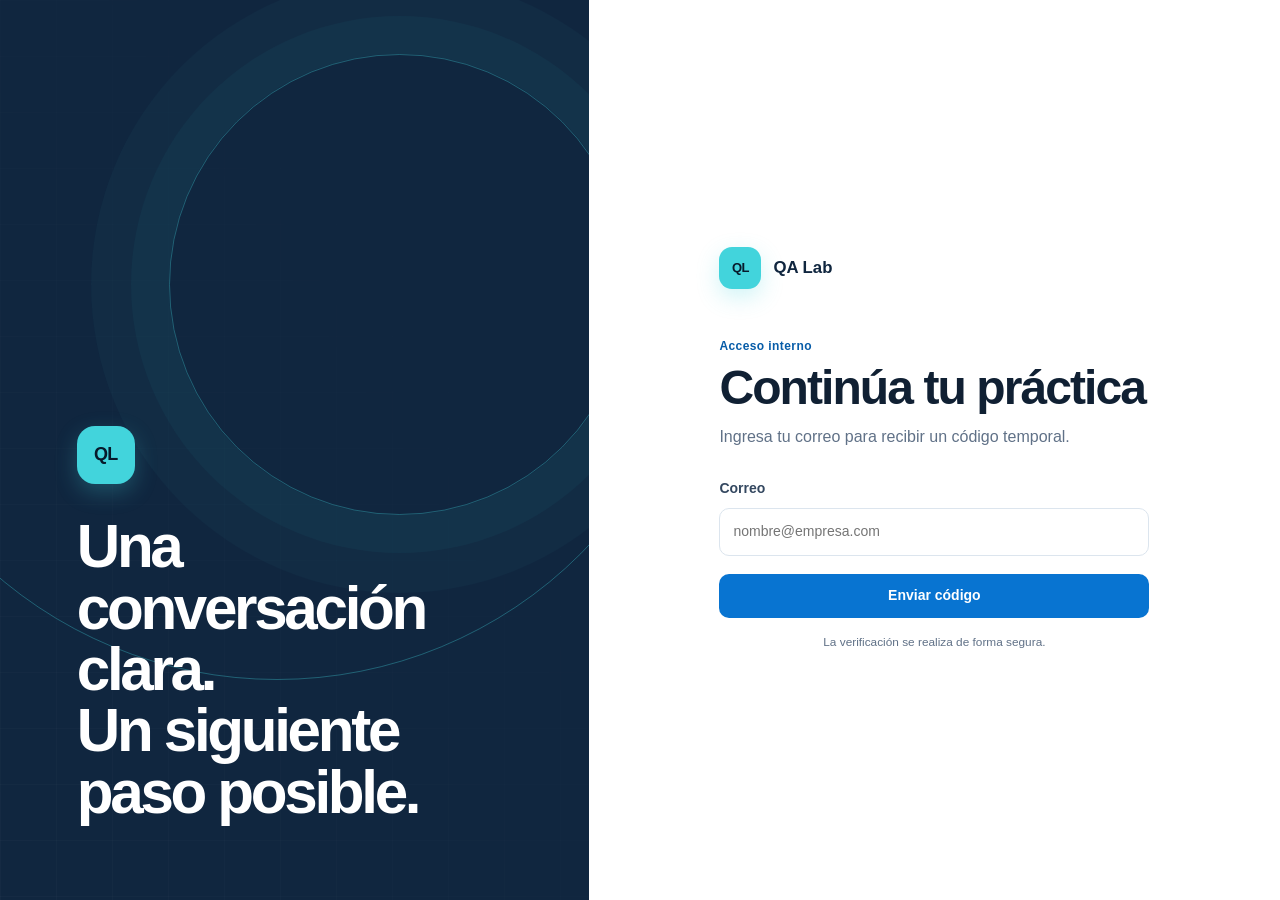
<file: index.html>
<!doctype html>
<html lang="es">
<head>
  <meta charset="utf-8">
  <meta name="viewport" content="width=device-width, initial-scale=1">
  <meta name="theme-color" content="#10263f">
  <meta name="referrer" content="no-referrer">
  <meta http-equiv="Content-Security-Policy" content="default-src 'self'; script-src 'self'; style-src 'self'; style-src-attr 'unsafe-inline'; img-src 'self' data:; frame-src https://script.google.com https://script.googleusercontent.com https://*.googleusercontent.com; object-src 'none'; base-uri 'self'; form-action 'self' https://script.google.com; upgrade-insecure-requests">
  <meta name="description" content="QA Lab, herramienta interna de capacitación y evaluación de calidad.">
  <title>QA Lab | Marco de calidad</title>
  <link rel="stylesheet" href="qa-lab.css">
  <link rel="stylesheet" href="qa-lab-app.css?v=20261012-1">
</head>
<body class="production-app">
  <a class="skip-link" href="#mainContent">Saltar al contenido</a>

  <section class="login" id="loginScreen" aria-labelledby="loginTitle">
    <div class="login__visual" aria-hidden="true">
      <div class="signal signal--one"></div>
      <div class="signal signal--two"></div>
      <div class="login__message">
        <span class="brand-mark brand-mark--large">QL</span>
        <p>Una conversación clara.<br>Un siguiente paso posible.</p>
      </div>
    </div>

    <div class="login__panel">
      <form class="login-card" id="loginForm" novalidate>
        <div class="login-card__brand">
          <span class="brand-mark">QL</span>
          <span>QA Lab</span>
        </div>
        <p class="kicker">Acceso interno</p>
        <h1 id="loginTitle">Continúa tu práctica</h1>
        <p class="login-card__intro" id="loginIntro">Ingresa tu correo para recibir un código temporal.</p>

        <div id="emailStep">
          <label class="field" for="loginEmail">
            <span>Correo</span>
            <input id="loginEmail" name="email" type="email" inputmode="email" autocomplete="username" placeholder="nombre@empresa.com" maxlength="160" aria-describedby="loginError" required>
          </label>
        </div>

        <div class="code-step" id="codeStep" hidden>
          <div class="account-chip">
            <span data-icon="mail" aria-hidden="true"></span>
            <span><small>Código enviado a</small><strong id="loginEmailSummary"></strong></span>
            <button class="text-button" id="changeEmailButton" type="button">Cambiar</button>
          </div>
          <label class="field" for="loginCode">
            <span>Código de acceso</span>
            <input id="loginCode" name="code" type="text" inputmode="numeric" autocomplete="one-time-code" pattern="[0-9]*" maxlength="8" aria-describedby="loginError codeHelp">
          </label>
          <p class="field-help" id="codeHelp">El código vence en 10 minutos y solo puede utilizarse una vez.</p>
        </div>

        <p class="form-error" id="loginError" role="alert" hidden>No fue posible completar el acceso. Verifica la información o solicita ayuda.</p>
        <button class="button button--primary button--full" id="loginSubmit" type="submit">Enviar código</button>
        <button class="text-button text-button--center" id="resendCodeButton" type="button" hidden>Enviar otro código</button>
        <p class="connection-note" id="connectionNote" role="status" aria-live="polite">Conectando de forma segura…</p>
      </form>
    </div>
  </section>

  <div class="app" id="appShell" hidden>
    <div class="drawer-scrim" id="drawerScrim" hidden></div>

    <aside class="sidebar" id="sidebar" aria-label="Navegación principal">
      <a class="brand" href="#inicio" data-route="home" aria-label="QA Lab, ir al inicio">
        <span class="brand-mark">QL</span>
        <span><strong>QA Lab</strong><small>Marco de calidad</small></span>
      </a>

      <nav class="primary-nav">
        <p class="nav-heading">Explora</p>
        <a class="nav-item is-active" href="#inicio" data-route="home">
          <span data-icon="home" aria-hidden="true"></span><span>Inicio</span>
        </a>
        <a class="nav-item" href="#comportamientos" data-scroll="behaviors">
          <span data-icon="grid" aria-hidden="true"></span><span>Comportamientos</span>
        </a>
        <a class="nav-item" href="#practica" data-scroll="dailyPractice">
          <span data-icon="practice" aria-hidden="true"></span><span>Práctica del día</span>
        </a>

        <div id="staffNavigation" hidden>
          <p class="nav-heading">Gestión</p>
          <a class="nav-item" href="#supervisor" data-route="supervisor" id="supervisorNav" hidden>
            <span data-icon="dashboard" aria-hidden="true"></span><span>Panel supervisor</span>
          </a>
          <a class="nav-item" href="#" id="adminNav" target="_blank" rel="noopener" hidden>
            <span data-icon="users" aria-hidden="true"></span><span>Administrar accesos</span>
          </a>
        </div>
      </nav>

      <div class="sidebar-note">
        <span data-icon="shield" aria-hidden="true"></span>
        <p>Sesión protegida y permisos verificados en cada operación.</p>
      </div>
    </aside>

    <main class="main" id="mainContent" tabindex="-1">
      <header class="topbar">
        <button class="icon-button menu-button" id="menuButton" type="button" aria-controls="sidebar" aria-expanded="false" aria-label="Abrir menú">
          <span data-icon="menu" aria-hidden="true"></span>
        </button>

        <div class="breadcrumb" aria-label="Ruta actual">
          <span>QA Lab</span><span aria-hidden="true">/</span><strong id="crumbCurrent">Inicio</strong>
        </div>

        <div class="topbar__actions">
          <label class="search" for="searchInput">
            <span data-icon="search" aria-hidden="true"></span>
            <input id="searchInput" type="search" placeholder="Buscar comportamiento" autocomplete="off">
          </label>
          <span class="sync-state" id="syncState" title="Datos conectados" aria-label="Datos conectados"><span></span></span>
          <div class="user-summary">
            <span class="avatar" id="userAvatar" aria-hidden="true">--</span>
            <span class="user-summary__copy"><strong id="currentUser">Usuario</strong><small id="currentRole">Rol</small></span>
          </div>
          <button class="icon-button logout-button" id="logoutButton" type="button" aria-label="Cerrar sesión" title="Cerrar sesión">
            <span data-icon="logout" aria-hidden="true"></span>
          </button>
        </div>
      </header>

      <div class="content">
        <section class="view view--home" id="homeView" aria-labelledby="homeTitle">
          <div class="hero">
            <div class="hero__copy">
              <p class="kicker kicker--light">Marco de calidad</p>
              <h1 id="homeTitle">Conversaciones que sí hacen avanzar.</h1>
              <p>Consulta una guía, revisa ejemplos y practica en pocos minutos.</p>
              <a class="button button--light" href="#comportamientos" data-scroll="behaviors">Explorar comportamientos</a>
            </div>
            <div class="hero__signal" aria-hidden="true">
              <div class="hero__score"><strong>9</strong><span>hábitos clave</span></div>
              <svg viewBox="0 0 260 180" role="presentation">
                <path d="M10 132 C54 132 56 82 97 82 S142 118 174 70 S220 38 250 38"/>
                <circle cx="10" cy="132" r="5"/><circle cx="97" cy="82" r="5"/><circle cx="174" cy="70" r="5"/><circle cx="250" cy="38" r="5"/>
              </svg>
            </div>
          </div>

          <section class="section" id="behaviors" aria-labelledby="behaviorsTitle">
            <div class="section-heading">
              <div>
                <p class="kicker">Biblioteca</p>
                <h2 id="behaviorsTitle">Comportamientos</h2>
                <p>Elige una habilidad para consultar su guía.</p>
              </div>
              <label class="select-field" for="topicFilter">
                <span class="sr-only">Filtrar comportamientos</span>
                <select id="topicFilter">
                  <option value="all">Todos</option>
                  <option value="conversion">Conversión</option>
                  <option value="experience">Experiencia</option>
                </select>
                <span data-icon="chevron" aria-hidden="true"></span>
              </label>
            </div>
            <div class="topic-grid" id="topicGrid"></div>
          </section>

          <section class="section section--daily" id="dailyPractice" aria-labelledby="dailyTitle">
            <div class="section-heading">
              <div>
                <p class="kicker">Práctica del día</p>
                <h2 id="dailyTitle">Mejores resultados</h2>
                <p>El ranking se actualiza con cada evaluación.</p>
              </div>
              <a class="text-link" href="#comportamientos" data-scroll="behaviors">Elegir práctica <span data-icon="arrow" aria-hidden="true"></span></a>
            </div>
            <div class="leaderboard" id="dailyBoard" aria-live="polite"></div>
          </section>
        </section>

        <section class="view view--detail" id="detailView" hidden></section>

        <section class="view view--supervisor" id="supervisorView" aria-labelledby="supervisorTitle" hidden>
          <div class="page-heading page-heading--dark">
            <div>
              <p class="kicker kicker--light">Vista de gestión</p>
              <h1 id="supervisorTitle">Panel de supervisor</h1>
              <p>Resultados y actividad del equipo en un solo lugar.</p>
            </div>
            <button class="button button--glass" id="refreshSupervisor" type="button">
              <span data-icon="refresh" aria-hidden="true"></span>Actualizar
            </button>
          </div>

          <div class="supervisor-toolbar"><p id="supervisorDate"></p></div>

          <div class="kpi-grid">
            <article class="kpi-card"><span data-icon="users" aria-hidden="true"></span><div><small>Participantes</small><strong id="kpiParticipants">0</strong></div></article>
            <article class="kpi-card"><span data-icon="practice" aria-hidden="true"></span><div><small>Intentos</small><strong id="kpiAttempts">0</strong></div></article>
            <article class="kpi-card"><span data-icon="target" aria-hidden="true"></span><div><small>Promedio</small><strong><span id="kpiAverage">0</span><small>/100</small></strong></div></article>
            <article class="kpi-card"><span data-icon="trend" aria-hidden="true"></span><div><small>Meta diaria</small><strong>75<small>/100</small></strong></div></article>
          </div>

          <div class="dashboard-grid">
            <article class="panel-card">
              <div class="panel-card__heading"><div><h2>Top del día</h2><p>Mejores evaluaciones</p></div></div>
              <div id="supervisorRanking"></div>
            </article>
            <article class="panel-card">
              <div class="panel-card__heading"><div><h2>Por comportamiento</h2><p>Promedio de cada habilidad</p></div></div>
              <div id="behaviorPerformance"></div>
            </article>
          </div>

          <article class="panel-card table-card">
            <div class="panel-card__heading"><div><h2>Actividad reciente</h2><p>Últimos intentos registrados</p></div></div>
            <div class="data-table" id="recentAttempts"></div>
          </article>
        </section>
      </div>
    </main>
  </div>

  <div class="toast" id="toast" role="status" aria-live="polite" aria-atomic="true"></div>
  <script src="qa-lab-config.js?v=20261012-1"></script>
  <script src="qa-lab-app.js?v=20261012-1" defer></script>
</body>
</html>
</file>
<file: qa-lab.css>
:root {
  color-scheme: light;
  --navy-950: #071a2b;
  --navy-900: #10263f;
  --navy-800: #173b5f;
  --blue-700: #075ca8;
  --blue-600: #0874d1;
  --cyan-400: #42d4dc;
  --cyan-100: #dff9fa;
  --amber-600: #b85d09;
  --green-700: #08775a;
  --red-700: #a73434;
  --ink-900: #102033;
  --ink-700: #344860;
  --ink-500: #607187;
  --line: #dce5ee;
  --surface: #ffffff;
  --surface-soft: #f4f7fa;
  --canvas: #edf2f7;
  --shadow-sm: 0 1px 2px rgb(7 26 43 / 7%);
  --shadow-md: 0 16px 42px rgb(7 26 43 / 12%);
  --radius-sm: 10px;
  --radius-md: 16px;
  --radius-lg: 24px;
  --sidebar-width: 256px;
  --topbar-height: 72px;
  --motion-fast: 150ms;
  --motion-base: 260ms;
  --ease-out: cubic-bezier(.2, .75, .25, 1);
}

* {
  box-sizing: border-box;
}

html {
  scroll-behavior: smooth;
  scroll-padding-top: calc(var(--topbar-height) + 24px);
}

body {
  min-width: 320px;
  margin: 0;
  background: var(--canvas);
  color: var(--ink-900);
  font-family: "Segoe UI Variable", "Aptos", "Segoe UI", sans-serif;
  font-size: 16px;
  line-height: 1.55;
}

body.drawer-open {
  overflow: hidden;
}

button,
input,
select,
textarea {
  font: inherit;
}

button,
a,
select {
  touch-action: manipulation;
}

button,
a {
  -webkit-tap-highlight-color: transparent;
}

button {
  border: 0;
}

a {
  color: inherit;
  text-decoration: none;
}

svg {
  display: block;
}

[hidden] {
  display: none !important;
}

:focus-visible {
  outline: 3px solid var(--cyan-400);
  outline-offset: 3px;
}

::selection {
  background: var(--cyan-100);
  color: var(--navy-950);
}

.sr-only {
  position: absolute;
  width: 1px;
  height: 1px;
  padding: 0;
  margin: -1px;
  overflow: hidden;
  clip: rect(0, 0, 0, 0);
  white-space: nowrap;
  border: 0;
}

.skip-link {
  position: fixed;
  top: 12px;
  left: 12px;
  z-index: 1000;
  padding: 10px 14px;
  border-radius: var(--radius-sm);
  background: var(--surface);
  color: var(--navy-900);
  font-weight: 700;
  transform: translateY(-160%);
  transition: transform var(--motion-fast) ease;
}

.skip-link:focus {
  transform: translateY(0);
}

.icon {
  width: 20px;
  height: 20px;
  fill: none;
  stroke: currentColor;
  stroke-width: 1.8;
  stroke-linecap: round;
  stroke-linejoin: round;
}

.brand-mark {
  display: grid;
  width: 42px;
  height: 42px;
  flex: 0 0 42px;
  place-items: center;
  border-radius: 13px;
  background: var(--cyan-400);
  color: var(--navy-950);
  font-size: 13px;
  font-weight: 900;
  letter-spacing: -.04em;
  box-shadow: 0 8px 22px rgb(66 212 220 / 25%);
}

.brand-mark--large {
  width: 58px;
  height: 58px;
  font-size: 18px;
  border-radius: 18px;
}

.kicker {
  margin: 0 0 6px;
  color: var(--blue-700);
  font-size: .75rem;
  font-weight: 800;
  letter-spacing: .035em;
}

.kicker--light {
  color: #86edf1;
}

.button {
  display: inline-flex;
  min-height: 44px;
  align-items: center;
  justify-content: center;
  gap: 8px;
  padding: 10px 16px;
  border-radius: var(--radius-sm);
  cursor: pointer;
  font-size: .875rem;
  font-weight: 750;
  transition: background-color var(--motion-fast) ease,
              color var(--motion-fast) ease,
              border-color var(--motion-fast) ease,
              transform 100ms ease;
}

.button:active,
.icon-button:active,
.topic-card:active {
  transform: scale(.98);
}

.button--primary {
  background: var(--blue-600);
  color: #fff;
}

.button--primary:hover {
  background: var(--blue-700);
}

.button--secondary {
  border: 1px solid var(--line);
  background: var(--surface);
  color: var(--ink-700);
}

.button--secondary:hover {
  border-color: #a7bacd;
  color: var(--navy-900);
}

.button--light {
  margin-top: 24px;
  background: #fff;
  color: var(--navy-900);
}

.button--light:hover {
  background: var(--cyan-100);
}

.button--glass {
  border: 1px solid rgb(255 255 255 / 24%);
  background: rgb(255 255 255 / 12%);
  color: #fff;
}

.button--glass:hover {
  background: rgb(255 255 255 / 20%);
}

.button--danger-quiet {
  min-height: 38px;
  padding: 7px 10px;
  background: transparent;
  color: var(--red-700);
  font-size: .78rem;
}

.button--danger-quiet:hover {
  background: #fff0f0;
}

.button--full {
  width: 100%;
}

.button[disabled] {
  cursor: not-allowed;
  opacity: .48;
}

.icon-button {
  display: inline-grid;
  width: 44px;
  height: 44px;
  flex: 0 0 44px;
  place-items: center;
  border-radius: 12px;
  background: transparent;
  color: var(--ink-700);
  cursor: pointer;
  transition: background-color var(--motion-fast) ease,
              color var(--motion-fast) ease,
              transform 100ms ease;
}

.icon-button:hover {
  background: var(--surface-soft);
  color: var(--navy-900);
}

/* Login */
.login {
  min-height: 100vh;
  min-height: 100dvh;
  display: grid;
  grid-template-columns: minmax(320px, .92fr) minmax(460px, 1.08fr);
  background: var(--surface);
}

.login__visual {
  position: relative;
  display: grid;
  min-height: 100%;
  place-items: end start;
  overflow: hidden;
  padding: clamp(32px, 6vw, 88px);
  background: var(--navy-900);
  color: #fff;
}

.login__visual::before {
  content: "";
  position: absolute;
  inset: 0;
  opacity: .18;
  background-image: linear-gradient(rgb(255 255 255 / 12%) 1px, transparent 1px),
                    linear-gradient(90deg, rgb(255 255 255 / 12%) 1px, transparent 1px);
  background-size: 56px 56px;
  mask-image: linear-gradient(to top right, #000, transparent 75%);
}

.login__message {
  position: relative;
  z-index: 2;
}

.login__message p {
  max-width: 620px;
  margin: 32px 0 0;
  font-size: clamp(2.1rem, 4.7vw, 4.8rem);
  font-weight: 750;
  letter-spacing: -.055em;
  line-height: 1.02;
}

.signal {
  position: absolute;
  border: 1px solid rgb(66 212 220 / 34%);
  border-radius: 50%;
}

.signal--one {
  top: -20%;
  right: -20%;
  width: 70vw;
  height: 70vw;
  max-width: 860px;
  max-height: 860px;
}

.signal--two {
  top: 6%;
  right: -7%;
  width: 36vw;
  height: 36vw;
  max-width: 480px;
  max-height: 480px;
  box-shadow: 0 0 0 38px rgb(66 212 220 / 4%), 0 0 0 78px rgb(66 212 220 / 3%);
}

.login__panel {
  display: grid;
  place-items: center;
  padding: 32px;
}

.login-card {
  width: min(100%, 430px);
}

.login-card__brand {
  display: flex;
  align-items: center;
  gap: 12px;
  margin-bottom: 48px;
  color: var(--navy-900);
  font-size: 1.05rem;
  font-weight: 800;
}

.login-card h1 {
  margin: 0;
  font-size: clamp(2rem, 4vw, 3rem);
  letter-spacing: -.04em;
  line-height: 1.08;
}

.login-card__intro {
  margin: 12px 0 28px;
  color: var(--ink-500);
}

.field {
  display: grid;
  gap: 8px;
  margin: 0 0 18px;
  color: var(--ink-700);
  font-size: .875rem;
  font-weight: 700;
}

.field input,
.answer-area {
  width: 100%;
  min-height: 48px;
  border: 1px solid var(--line);
  border-radius: var(--radius-sm);
  background: var(--surface);
  color: var(--ink-900);
  padding: 11px 13px;
  font-weight: 400;
  transition: border-color var(--motion-fast) ease, box-shadow var(--motion-fast) ease;
}

.field input:hover,
.answer-area:hover {
  border-color: #b6c6d5;
}

.field input:focus,
.answer-area:focus {
  border-color: var(--blue-600);
  box-shadow: 0 0 0 4px rgb(8 116 209 / 11%);
  outline: 0;
}

.password-field {
  position: relative;
  display: block;
}

.password-field input {
  padding-right: 52px;
}

.password-toggle {
  position: absolute;
  top: 2px;
  right: 2px;
}

.form-error {
  margin: -4px 0 16px;
  border-left: 3px solid var(--red-700);
  background: #fff2f2;
  color: var(--red-700);
  padding: 9px 11px;
  border-radius: 0 8px 8px 0;
  font-size: .84rem;
}

.login-card__note {
  display: block;
  margin-top: 18px;
  color: var(--ink-500);
  text-align: center;
}

/* Application shell */
.app {
  min-height: 100vh;
  min-height: 100dvh;
  display: grid;
  grid-template-columns: var(--sidebar-width) minmax(0, 1fr);
}

.sidebar {
  position: sticky;
  top: 0;
  z-index: 30;
  display: flex;
  height: 100vh;
  height: 100dvh;
  flex-direction: column;
  overflow-y: auto;
  padding: 24px 16px;
  background: var(--navy-900);
  color: #fff;
}

.brand {
  display: flex;
  min-height: 52px;
  align-items: center;
  gap: 12px;
  padding: 4px 8px;
}

.brand strong,
.brand small {
  display: block;
}

.brand strong {
  font-size: 1.08rem;
}

.brand small {
  margin-top: 1px;
  color: #a9bed2;
  font-size: .73rem;
}

.primary-nav {
  margin-top: 30px;
}

.nav-heading {
  margin: 22px 12px 8px;
  color: #86a0ba;
  font-size: .7rem;
  font-weight: 700;
}

.nav-item {
  position: relative;
  display: flex;
  min-height: 46px;
  align-items: center;
  gap: 12px;
  margin: 3px 0;
  padding: 10px 12px;
  border-radius: 12px;
  color: #c5d3e0;
  font-size: .875rem;
  font-weight: 650;
  transition: background-color var(--motion-fast) ease, color var(--motion-fast) ease;
}

.nav-item::before {
  content: "";
  position: absolute;
  top: 12px;
  bottom: 12px;
  left: 0;
  width: 3px;
  border-radius: 3px;
  background: var(--cyan-400);
  opacity: 0;
  transform: scaleY(.4);
  transition: opacity var(--motion-fast) ease, transform var(--motion-base) var(--ease-out);
}

.nav-item:hover {
  background: rgb(255 255 255 / 7%);
  color: #fff;
}

.nav-item.is-active {
  background: rgb(255 255 255 / 10%);
  color: #fff;
}

.nav-item.is-active::before {
  opacity: 1;
  transform: scaleY(1);
}

.sidebar-note {
  display: flex;
  align-items: flex-start;
  gap: 10px;
  margin-top: auto;
  border-top: 1px solid rgb(255 255 255 / 10%);
  padding: 20px 10px 0;
  color: #a9bed2;
}

.sidebar-note .icon {
  width: 18px;
  height: 18px;
  color: var(--cyan-400);
}

.sidebar-note p {
  margin: 0;
  font-size: .78rem;
}

.main {
  min-width: 0;
}

.topbar {
  position: sticky;
  top: 0;
  z-index: 20;
  display: flex;
  min-height: var(--topbar-height);
  align-items: center;
  justify-content: space-between;
  gap: 24px;
  border-bottom: 1px solid var(--line);
  padding: 10px clamp(20px, 3vw, 40px);
  background: rgb(255 255 255 / 95%);
  backdrop-filter: blur(12px);
}

.menu-button {
  display: none;
}

.breadcrumb {
  display: flex;
  align-items: center;
  gap: 8px;
  color: var(--ink-500);
  font-size: .8rem;
}

.breadcrumb strong {
  max-width: 32ch;
  overflow: hidden;
  color: var(--ink-900);
  text-overflow: ellipsis;
  white-space: nowrap;
}

.topbar__actions {
  display: flex;
  align-items: center;
  gap: 10px;
}

.search {
  display: flex;
  width: min(25vw, 280px);
  min-height: 42px;
  align-items: center;
  gap: 8px;
  border: 1px solid var(--line);
  border-radius: 12px;
  padding: 0 12px;
  background: var(--surface-soft);
  color: var(--ink-500);
}

.search .icon {
  width: 18px;
  height: 18px;
}

.search:focus-within {
  border-color: var(--blue-600);
  box-shadow: 0 0 0 4px rgb(8 116 209 / 10%);
}

.search input {
  width: 100%;
  min-width: 0;
  border: 0;
  outline: 0;
  background: transparent;
  color: var(--ink-900);
  font-size: .82rem;
}

.user-summary {
  display: flex;
  align-items: center;
  gap: 9px;
  padding-left: 6px;
}

.avatar {
  display: grid;
  width: 38px;
  height: 38px;
  flex: 0 0 38px;
  place-items: center;
  border-radius: 50%;
  background: var(--cyan-100);
  color: var(--navy-800);
  font-size: .75rem;
  font-weight: 850;
}

.user-summary__copy {
  max-width: 148px;
}

.user-summary__copy strong,
.user-summary__copy small {
  display: block;
  overflow: hidden;
  text-overflow: ellipsis;
  white-space: nowrap;
}

.user-summary__copy strong {
  font-size: .76rem;
}

.user-summary__copy small {
  color: var(--ink-500);
  font-size: .68rem;
}

.content {
  width: min(100%, 1320px);
  margin: 0 auto;
  padding: clamp(24px, 4vw, 52px);
}

.view.is-entering {
  animation: view-enter var(--motion-base) var(--ease-out) both;
}

@keyframes view-enter {
  from { opacity: 0; transform: translateY(8px); }
  to { opacity: 1; transform: translateY(0); }
}

/* Home */
.hero {
  position: relative;
  display: grid;
  min-height: 330px;
  grid-template-columns: minmax(0, 1.25fr) minmax(270px, .75fr);
  align-items: center;
  gap: 32px;
  overflow: hidden;
  border-radius: var(--radius-lg);
  padding: clamp(32px, 5vw, 64px);
  background: var(--navy-900);
  color: #fff;
  box-shadow: var(--shadow-md);
}

.hero::before {
  content: "";
  position: absolute;
  inset: 0;
  opacity: .12;
  background-image: linear-gradient(90deg, transparent 49.5%, rgb(255 255 255 / 35%) 50%, transparent 50.5%);
  background-size: 92px 100%;
  mask-image: linear-gradient(90deg, transparent 10%, #000 65%);
}

.hero__copy,
.hero__signal {
  position: relative;
  z-index: 1;
}

.hero h1 {
  max-width: 690px;
  margin: 0;
  font-size: clamp(2.35rem, 5vw, 4.7rem);
  font-weight: 760;
  letter-spacing: -.055em;
  line-height: .99;
  text-wrap: balance;
}

.hero__copy > p:not(.kicker) {
  max-width: 610px;
  margin: 18px 0 0;
  color: #c9d8e5;
  font-size: 1rem;
}

.hero__signal {
  align-self: stretch;
  display: grid;
  align-items: end;
}

.hero__signal svg {
  width: 100%;
  color: var(--cyan-400);
  overflow: visible;
}

.hero__signal path {
  fill: none;
  stroke: currentColor;
  stroke-width: 3;
  stroke-dasharray: 470;
  stroke-dashoffset: 470;
  animation: draw-signal 1.1s .15s var(--ease-out) forwards;
}

.hero__signal circle {
  fill: var(--navy-900);
  stroke: var(--cyan-400);
  stroke-width: 3;
  opacity: 0;
  animation: reveal-dot .25s .85s ease forwards;
}

@keyframes draw-signal { to { stroke-dashoffset: 0; } }
@keyframes reveal-dot { to { opacity: 1; } }

.hero__score {
  position: absolute;
  top: 0;
  right: 0;
  text-align: right;
}

.hero__score strong,
.hero__score span {
  display: block;
}

.hero__score strong {
  color: #fff;
  font-size: 3.4rem;
  font-variant-numeric: tabular-nums;
  line-height: 1;
}

.hero__score span {
  margin-top: 4px;
  color: #9eb5c9;
  font-size: .75rem;
}

.section {
  padding-top: clamp(46px, 6vw, 72px);
}

.section--daily {
  padding-bottom: 28px;
}

.section-heading,
.panel-card__heading {
  display: flex;
  align-items: flex-end;
  justify-content: space-between;
  gap: 24px;
}

.section-heading {
  margin-bottom: 20px;
}

.section-heading h2,
.panel-card__heading h2 {
  margin: 0;
  letter-spacing: -.025em;
}

.section-heading h2 {
  font-size: clamp(1.55rem, 3vw, 2rem);
}

.section-heading p:not(.kicker),
.panel-card__heading p {
  margin: 4px 0 0;
  color: var(--ink-500);
  font-size: .86rem;
}

.select-field {
  position: relative;
  min-width: 160px;
}

.select-field select {
  width: 100%;
  min-height: 44px;
  appearance: none;
  border: 1px solid var(--line);
  border-radius: 12px;
  background: var(--surface);
  color: var(--ink-700);
  padding: 9px 40px 9px 13px;
  cursor: pointer;
  font-size: .82rem;
  font-weight: 700;
}

.select-field .icon {
  position: absolute;
  top: 13px;
  right: 12px;
  width: 17px;
  height: 17px;
  pointer-events: none;
}

.topic-grid {
  display: grid;
  grid-template-columns: repeat(3, minmax(0, 1fr));
  gap: 16px;
}

.topic-card {
  position: relative;
  display: flex;
  min-height: 210px;
  flex-direction: column;
  align-items: stretch;
  overflow: hidden;
  border: 1px solid var(--line);
  border-radius: var(--radius-md);
  padding: 20px;
  background: var(--surface);
  color: var(--ink-900);
  cursor: pointer;
  text-align: left;
  box-shadow: var(--shadow-sm);
  transition: border-color var(--motion-fast) ease,
              box-shadow var(--motion-base) ease,
              transform var(--motion-base) var(--ease-out);
  animation: card-enter 400ms var(--ease-out) both;
  animation-delay: calc(var(--stagger, 0) * 42ms);
}

@keyframes card-enter {
  from { opacity: 0; transform: translateY(10px); }
  to { opacity: 1; transform: translateY(0); }
}

.topic-card::after {
  content: "";
  position: absolute;
  right: 0;
  bottom: 0;
  left: 0;
  height: 4px;
  background: var(--cyan-400);
  transform: scaleX(0);
  transform-origin: left;
  transition: transform var(--motion-base) var(--ease-out);
}

.topic-card:hover,
.topic-card:focus-visible {
  border-color: #aac2d7;
  box-shadow: 0 12px 30px rgb(7 26 43 / 10%);
  transform: translateY(-3px);
}

.topic-card:hover::after,
.topic-card:focus-visible::after {
  transform: scaleX(1);
}

.topic-card__top {
  display: flex;
  align-items: flex-start;
  justify-content: space-between;
  gap: 12px;
}

.topic-icon {
  display: grid;
  width: 42px;
  height: 42px;
  flex: 0 0 42px;
  place-items: center;
  border-radius: 13px;
  background: #e8f3fc;
  color: var(--blue-700);
}

.topic-icon--experience {
  background: var(--cyan-100);
  color: #087178;
}

.topic-icon .icon {
  width: 21px;
  height: 21px;
}

.tag {
  display: inline-flex;
  min-height: 26px;
  align-items: center;
  border-radius: 999px;
  background: var(--surface-soft);
  color: var(--ink-500);
  padding: 4px 9px;
  font-size: .68rem;
  font-weight: 750;
}

.topic-card h3 {
  margin: 22px 0 7px;
  font-size: 1.05rem;
  letter-spacing: -.015em;
}

.topic-card p {
  display: -webkit-box;
  margin: 0 0 18px;
  overflow: hidden;
  color: var(--ink-500);
  font-size: .82rem;
  -webkit-box-orient: vertical;
  -webkit-line-clamp: 2;
}

.topic-card__action {
  display: inline-flex;
  align-items: center;
  gap: 6px;
  margin-top: auto;
  color: var(--blue-700);
  font-size: .78rem;
  font-weight: 800;
}

.topic-card__action .icon,
.text-link .icon {
  width: 16px;
  height: 16px;
  transition: transform var(--motion-fast) ease;
}

.topic-card:hover .topic-card__action .icon,
.text-link:hover .icon {
  transform: translateX(3px);
}

.empty-state {
  grid-column: 1 / -1;
  border: 1px dashed #b6c5d4;
  border-radius: var(--radius-md);
  padding: 36px 24px;
  background: rgb(255 255 255 / 54%);
  color: var(--ink-500);
  text-align: center;
}

.empty-state strong,
.empty-state span {
  display: block;
}

.empty-state strong {
  color: var(--ink-700);
}

.empty-state span {
  margin-top: 4px;
  font-size: .83rem;
}

.text-link {
  display: inline-flex;
  min-height: 44px;
  align-items: center;
  gap: 6px;
  color: var(--blue-700);
  font-size: .82rem;
  font-weight: 800;
}

.leaderboard {
  overflow: hidden;
  border: 1px solid var(--line);
  border-radius: var(--radius-md);
  background: var(--surface);
}

.rank-row {
  display: grid;
  grid-template-columns: 40px minmax(0, 1fr) minmax(100px, auto) minmax(72px, auto);
  align-items: center;
  gap: 12px;
  min-height: 62px;
  border-bottom: 1px solid #eaf0f5;
  padding: 10px 18px;
}

.rank-row:last-child {
  border-bottom: 0;
}

.rank-number {
  display: grid;
  width: 30px;
  height: 30px;
  place-items: center;
  border-radius: 50%;
  background: var(--surface-soft);
  color: var(--ink-500);
  font-size: .75rem;
  font-weight: 850;
}

.rank-row:first-child .rank-number {
  background: #fff1cf;
  color: #8b5407;
}

.rank-person strong,
.rank-person small {
  display: block;
}

.rank-person strong {
  font-size: .86rem;
}

.rank-person small,
.rank-topic {
  color: var(--ink-500);
  font-size: .74rem;
}

.rank-score {
  color: var(--blue-700);
  font-size: .84rem;
  font-weight: 850;
  font-variant-numeric: tabular-nums;
  text-align: right;
}

/* Topic detail */
.back-link {
  display: inline-flex;
  min-height: 44px;
  align-items: center;
  gap: 7px;
  margin-bottom: 14px;
  color: var(--blue-700);
  font-size: .82rem;
  font-weight: 800;
}

.back-link .icon {
  width: 17px;
  height: 17px;
  transform: rotate(180deg);
}

.detail-heading {
  display: flex;
  align-items: center;
  justify-content: space-between;
  gap: 24px;
  border: 1px solid var(--line);
  border-radius: var(--radius-lg);
  padding: clamp(22px, 4vw, 34px);
  background: var(--surface);
  box-shadow: var(--shadow-sm);
}

.detail-heading__title {
  display: flex;
  min-width: 0;
  align-items: center;
  gap: 18px;
}

.detail-heading .topic-icon {
  width: 56px;
  height: 56px;
  flex-basis: 56px;
  border-radius: 17px;
}

.detail-heading h1 {
  margin: 0;
  font-size: clamp(1.7rem, 4vw, 2.45rem);
  letter-spacing: -.04em;
  line-height: 1.08;
}

.detail-heading p {
  max-width: 68ch;
  margin: 7px 0 0;
  color: var(--ink-500);
  font-size: .86rem;
}

.detail-tabs {
  display: flex;
  gap: 4px;
  overflow-x: auto;
  margin: 20px 0;
  border-bottom: 1px solid var(--line);
  scrollbar-width: thin;
}

.tab-button {
  position: relative;
  min-height: 48px;
  flex: 0 0 auto;
  padding: 10px 15px;
  background: transparent;
  color: var(--ink-500);
  cursor: pointer;
  font-size: .82rem;
  font-weight: 780;
}

.tab-button::after {
  content: "";
  position: absolute;
  right: 14px;
  bottom: -1px;
  left: 14px;
  height: 3px;
  border-radius: 3px 3px 0 0;
  background: var(--blue-600);
  transform: scaleX(0);
  transition: transform var(--motion-base) var(--ease-out);
}

.tab-button:hover {
  color: var(--ink-900);
}

.tab-button[aria-selected="true"] {
  color: var(--blue-700);
}

.tab-button[aria-selected="true"]::after {
  transform: scaleX(1);
}

.tab-panel.is-active {
  animation: view-enter 220ms var(--ease-out) both;
}

.guide-grid,
.practice-grid,
.dashboard-grid {
  display: grid;
  grid-template-columns: repeat(2, minmax(0, 1fr));
  gap: 18px;
}

.content-card,
.panel-card,
.score-card {
  border: 1px solid var(--line);
  border-radius: var(--radius-md);
  background: var(--surface);
  box-shadow: var(--shadow-sm);
}

.content-card {
  padding: clamp(20px, 3vw, 28px);
}

.content-card h2,
.score-card h2 {
  margin: 0 0 12px;
  font-size: 1.05rem;
  letter-spacing: -.015em;
}

.content-card > p,
.level-summary {
  max-width: 72ch;
  margin: 0;
  color: var(--ink-700);
  font-size: .88rem;
}

.formula-list {
  display: flex;
  flex-wrap: wrap;
  gap: 9px;
  margin: 22px 0 0;
  padding: 0;
  list-style: none;
}

.formula-list li {
  display: inline-flex;
  min-height: 34px;
  align-items: center;
  border-radius: 999px;
  background: #eaf4fc;
  color: var(--blue-700);
  padding: 7px 11px;
  font-size: .74rem;
  font-weight: 800;
}

.check-list {
  display: grid;
  gap: 12px;
  margin: 0;
  padding: 0;
  list-style: none;
}

.check-list li {
  display: flex;
  align-items: flex-start;
  gap: 10px;
  color: var(--ink-700);
  font-size: .85rem;
}

.check-list .icon {
  width: 19px;
  height: 19px;
  flex: 0 0 19px;
  margin-top: 1px;
  color: var(--green-700);
}

.level-badge {
  display: inline-flex;
  align-items: center;
  gap: 7px;
  margin-bottom: 12px;
  color: var(--green-700);
  font-size: .75rem;
  font-weight: 850;
}

.level-badge::before {
  content: "";
  width: 8px;
  height: 8px;
  border-radius: 50%;
  background: currentColor;
}

.level-badge--exceeds {
  color: var(--amber-600);
}

.example-grid {
  display: grid;
  grid-template-columns: repeat(2, minmax(0, 1fr));
  gap: 14px;
  margin-top: 22px;
}

.conversation {
  overflow: hidden;
  border: 1px solid var(--line);
  border-radius: 13px;
  background: var(--surface-soft);
}

.conversation__heading {
  display: flex;
  align-items: center;
  justify-content: space-between;
  gap: 12px;
  padding: 10px 13px;
  color: var(--ink-500);
  font-size: .7rem;
  font-weight: 800;
}

.message {
  padding: 12px 13px;
  background: var(--surface);
  color: var(--ink-700);
  font-size: .79rem;
}

.message + .message {
  border-top: 1px solid var(--line);
  background: #ecf7fd;
}

.message strong {
  display: block;
  margin-bottom: 3px;
  color: var(--ink-900);
  font-size: .69rem;
}

/* Practice */
.practice-grid {
  grid-template-columns: minmax(0, 1.12fr) minmax(320px, .88fr);
}

.scenario-card {
  border-radius: var(--radius-md);
  padding: clamp(22px, 4vw, 32px);
  background: var(--navy-900);
  color: #fff;
}

.scenario-card h2 {
  margin: 0;
  font-size: 1.5rem;
  letter-spacing: -.025em;
}

.scenario-card > p:not(.kicker) {
  margin: 7px 0 0;
  color: #bdd0df;
  font-size: .84rem;
}

.scenario-question {
  margin: 20px 0 8px;
  border: 1px solid rgb(255 255 255 / 14%);
  border-radius: 13px;
  padding: 17px;
  background: rgb(255 255 255 / 8%);
  color: #fff;
  font-size: 1rem;
  line-height: 1.6;
}

.scenario-meta {
  display: flex;
  justify-content: space-between;
  gap: 12px;
  color: #9fb7ca;
  font-size: .71rem;
}

.mode-switch {
  display: flex;
  flex-wrap: wrap;
  gap: 8px;
  margin: 22px 0 10px;
}

.mode-button {
  display: inline-flex;
  min-height: 42px;
  align-items: center;
  gap: 7px;
  border: 1px solid rgb(255 255 255 / 16%);
  border-radius: 10px;
  padding: 8px 12px;
  background: rgb(255 255 255 / 8%);
  color: #c9d9e6;
  cursor: pointer;
  font-size: .77rem;
  font-weight: 750;
}

.mode-button[aria-pressed="true"] {
  border-color: #fff;
  background: #fff;
  color: var(--navy-900);
}

.mode-button .icon {
  width: 17px;
  height: 17px;
}

.answer-label {
  display: grid;
  gap: 7px;
  color: #d2e0ea;
  font-size: .76rem;
  font-weight: 700;
}

.answer-area {
  min-height: 126px;
  resize: vertical;
  font-size: .9rem;
}

.voice-control {
  display: flex;
  align-items: center;
  gap: 12px;
  margin-bottom: 10px;
  border: 1px dashed rgb(255 255 255 / 26%);
  border-radius: 12px;
  padding: 12px;
  background: rgb(255 255 255 / 6%);
  color: #c9d9e6;
  font-size: .78rem;
}

.voice-control .button {
  margin-left: auto;
}

.voice-control.is-recording {
  border-color: #ff8d8d;
  background: rgb(167 52 52 / 24%);
}

.voice-dot {
  width: 10px;
  height: 10px;
  flex: 0 0 10px;
  border-radius: 50%;
  background: #ff7b7b;
}

.voice-control.is-recording .voice-dot {
  animation: record-pulse 1s ease-in-out infinite;
}

@keyframes record-pulse {
  50% { opacity: .4; transform: scale(1.35); }
}

.practice-actions {
  display: flex;
  flex-wrap: wrap;
  gap: 9px;
  margin-top: 12px;
}

.scenario-card .button--secondary {
  border-color: rgb(255 255 255 / 20%);
  background: rgb(255 255 255 / 8%);
  color: #fff;
}

.scenario-card .button--secondary:hover {
  background: rgb(255 255 255 / 15%);
}

.score-stack {
  display: grid;
  align-content: start;
  gap: 16px;
}

.score-card {
  padding: 24px;
}

.score-summary {
  display: flex;
  align-items: center;
  gap: 16px;
  border-bottom: 1px solid var(--line);
  padding-bottom: 20px;
  margin-bottom: 18px;
}

.score-ring {
  position: relative;
  display: grid;
  width: 76px;
  height: 76px;
  flex: 0 0 76px;
  place-items: center;
  border-radius: 50%;
  background: conic-gradient(var(--blue-600) 0deg, #e8eef4 0deg);
}

.score-ring::before {
  content: "";
  position: absolute;
  inset: 7px;
  border-radius: inherit;
  background: var(--surface);
}

.score-ring strong {
  position: relative;
  z-index: 1;
  font-size: 1.25rem;
  font-variant-numeric: tabular-nums;
}

.score-summary__copy strong,
.score-summary__copy span {
  display: block;
}

.score-summary__copy span {
  margin-top: 4px;
  color: var(--ink-500);
  font-size: .77rem;
}

.metric-row {
  display: grid;
  grid-template-columns: 104px minmax(0, 1fr) 34px;
  align-items: center;
  gap: 9px;
  margin: 12px 0;
  color: var(--ink-700);
  font-size: .76rem;
}

.metric-track {
  height: 7px;
  overflow: hidden;
  border-radius: 999px;
  background: #e9eff4;
}

.metric-track span {
  display: block;
  width: 0;
  height: 100%;
  border-radius: inherit;
  background: var(--blue-600);
  transition: width 500ms var(--ease-out);
}

.metric-value {
  font-weight: 800;
  font-variant-numeric: tabular-nums;
  text-align: right;
}

.practice-feedback {
  margin: 14px 0 0;
  border-left: 3px solid var(--green-700);
  border-radius: 0 9px 9px 0;
  padding: 10px 12px;
  background: #ebf8f4;
  color: #155f4b;
  font-size: .79rem;
}

/* Supervisor */
.page-heading {
  display: flex;
  align-items: center;
  justify-content: space-between;
  gap: 28px;
  border-radius: var(--radius-lg);
  padding: clamp(28px, 5vw, 46px);
}

.page-heading--dark {
  background: var(--navy-900);
  color: #fff;
}

.page-heading h1 {
  margin: 0;
  font-size: clamp(2rem, 4vw, 3rem);
  letter-spacing: -.045em;
  line-height: 1.05;
}

.page-heading p:not(.kicker) {
  margin: 10px 0 0;
  color: #bdd0df;
  font-size: .88rem;
}

.supervisor-toolbar {
  display: flex;
  min-height: 54px;
  align-items: center;
  justify-content: space-between;
  gap: 18px;
  margin: 12px 0;
}

.supervisor-toolbar p {
  margin: 0;
  color: var(--ink-500);
  font-size: .78rem;
}

.kpi-grid {
  display: grid;
  grid-template-columns: repeat(4, minmax(0, 1fr));
  gap: 14px;
  margin-bottom: 18px;
}

.kpi-card {
  display: flex;
  min-height: 112px;
  align-items: flex-start;
  gap: 13px;
  border: 1px solid var(--line);
  border-radius: var(--radius-md);
  padding: 18px;
  background: var(--surface);
  box-shadow: var(--shadow-sm);
}

.kpi-card > .icon {
  width: 38px;
  height: 38px;
  flex: 0 0 38px;
  border-radius: 12px;
  padding: 9px;
  background: #e8f3fc;
  color: var(--blue-700);
}

.kpi-card small,
.kpi-card strong {
  display: block;
}

.kpi-card small {
  color: var(--ink-500);
  font-size: .72rem;
}

.kpi-card strong {
  margin-top: 8px;
  font-size: 1.75rem;
  font-variant-numeric: tabular-nums;
  line-height: 1;
}

.kpi-card strong small {
  display: inline;
  margin-left: 2px;
}

.panel-card {
  padding: 22px;
}

.panel-card__heading {
  align-items: flex-start;
  margin-bottom: 14px;
}

.panel-card__heading h2 {
  font-size: 1rem;
}

.dashboard-grid {
  align-items: start;
  margin-bottom: 18px;
}

.super-rank {
  display: grid;
  grid-template-columns: 32px 38px minmax(0, 1fr) auto;
  align-items: center;
  gap: 10px;
  border-bottom: 1px solid #eaf0f5;
  padding: 11px 0;
}

.super-rank:last-child {
  border-bottom: 0;
}

.rank-avatar {
  display: grid;
  width: 34px;
  height: 34px;
  place-items: center;
  border-radius: 50%;
  background: var(--cyan-100);
  color: var(--navy-800);
  font-size: .68rem;
  font-weight: 850;
}

.super-rank strong,
.super-rank small {
  display: block;
}

.super-rank strong {
  font-size: .8rem;
}

.super-rank small {
  color: var(--ink-500);
  font-size: .68rem;
  font-weight: 400;
}

.behavior-line {
  margin: 12px 0;
}

.behavior-line__labels {
  display: flex;
  justify-content: space-between;
  gap: 14px;
  margin-bottom: 6px;
  color: var(--ink-700);
  font-size: .74rem;
}

.behavior-line__labels strong {
  color: var(--blue-700);
  font-variant-numeric: tabular-nums;
}

.behavior-track {
  height: 7px;
  overflow: hidden;
  border-radius: 99px;
  background: #e9eff4;
}

.behavior-track span {
  display: block;
  height: 100%;
  border-radius: inherit;
  background: var(--blue-600);
}

.table-card {
  margin-bottom: 18px;
}

.data-table {
  overflow-x: auto;
}

.data-row {
  display: grid;
  min-width: 650px;
  grid-template-columns: minmax(150px, 1.15fr) minmax(190px, 1.35fr) minmax(120px, .85fr) minmax(90px, .65fr);
  align-items: center;
  gap: 16px;
  min-height: 52px;
  border-bottom: 1px solid #eaf0f5;
  padding: 9px 3px;
  color: var(--ink-700);
  font-size: .75rem;
}

.data-row:last-child {
  border-bottom: 0;
}

.data-row--header {
  min-height: 34px;
  color: var(--ink-500);
  font-size: .66rem;
  font-weight: 800;
}

.data-row strong {
  color: var(--ink-900);
}

.status-chip {
  display: inline-flex;
  width: max-content;
  border-radius: 999px;
  padding: 4px 8px;
  background: #eaf7f2;
  color: var(--green-700);
  font-size: .68rem;
  font-weight: 800;
}

.status-chip--neutral {
  background: #eef3f7;
  color: var(--ink-700);
}

.toast {
  position: fixed;
  right: 22px;
  bottom: 22px;
  z-index: 100;
  max-width: min(360px, calc(100vw - 32px));
  border-radius: 12px;
  padding: 12px 16px;
  background: var(--navy-950);
  color: #fff;
  box-shadow: var(--shadow-md);
  font-size: .82rem;
  opacity: 0;
  pointer-events: none;
  transform: translateY(12px);
  transition: opacity 180ms ease, transform var(--motion-base) var(--ease-out);
}

.toast.is-visible {
  opacity: 1;
  transform: translateY(0);
}

@media (max-width: 1080px) {
  .topic-grid {
    grid-template-columns: repeat(2, minmax(0, 1fr));
  }

  .hero {
    grid-template-columns: minmax(0, 1fr) 260px;
  }

  .kpi-grid {
    grid-template-columns: repeat(2, minmax(0, 1fr));
  }
}

@media (max-width: 900px) {
  .login {
    grid-template-columns: 1fr;
  }

  .login__visual {
    display: none;
  }

  .app {
    grid-template-columns: 1fr;
  }

  .sidebar {
    position: fixed;
    inset: 0 auto 0 0;
    width: min(84vw, 300px);
    transform: translateX(-105%);
    transition: transform var(--motion-base) var(--ease-out);
  }

  .sidebar.is-open {
    transform: translateX(0);
  }

  .drawer-scrim {
    position: fixed;
    inset: 0;
    z-index: 25;
    background: rgb(7 26 43 / 54%);
    backdrop-filter: blur(2px);
  }

  .menu-button {
    display: inline-grid;
  }

  .breadcrumb {
    display: none;
  }

  .topbar__actions {
    flex: 1;
    justify-content: flex-end;
  }

  .search {
    width: min(100%, 340px);
  }

  .hero {
    grid-template-columns: 1fr;
    min-height: auto;
  }

  .hero__signal {
    min-height: 160px;
  }

  .guide-grid,
  .practice-grid,
  .dashboard-grid {
    grid-template-columns: 1fr;
  }
}

@media (max-width: 680px) {
  :root {
    --topbar-height: 64px;
  }

  .login__panel {
    align-items: start;
    padding: 24px;
  }

  .login-card__brand {
    margin-bottom: 36px;
  }

  .topbar {
    gap: 8px;
    padding: 10px 14px;
  }

  .search {
    min-width: 0;
    flex: 1;
  }

  .search input {
    font-size: 1rem;
  }

  .user-summary__copy,
  .logout-button {
    display: none;
  }

  .content {
    padding: 20px 16px 40px;
  }

  .hero {
    gap: 18px;
    border-radius: 20px;
    padding: 28px 24px;
  }

  .hero__signal {
    min-height: 130px;
  }

  .section-heading,
  .page-heading,
  .panel-card__heading,
  .detail-heading {
    align-items: flex-start;
    flex-direction: column;
  }

  .select-field {
    width: 100%;
  }

  .topic-grid {
    grid-template-columns: 1fr;
  }

  .topic-card {
    min-height: 190px;
  }

  .rank-row {
    grid-template-columns: 34px minmax(0, 1fr) auto;
    padding: 10px 13px;
  }

  .rank-topic {
    display: none;
  }

  .detail-heading__title {
    align-items: flex-start;
  }

  .example-grid {
    grid-template-columns: 1fr;
  }

  .kpi-grid {
    grid-template-columns: 1fr 1fr;
  }

  .kpi-card {
    min-height: 106px;
    padding: 15px;
  }

  .kpi-card > .icon {
    display: none;
  }

  .supervisor-toolbar {
    align-items: flex-start;
    flex-direction: column;
    margin: 14px 0 18px;
  }

  .voice-control {
    align-items: flex-start;
    flex-wrap: wrap;
  }

  .voice-control .button {
    width: 100%;
    margin-left: 0;
  }

  .toast {
    right: 16px;
    bottom: 16px;
    left: 16px;
  }
}

@media (max-width: 390px) {
  .topbar__actions {
    min-width: 0;
  }

  .avatar {
    display: none;
  }

  .kpi-grid {
    grid-template-columns: 1fr;
  }

  .detail-heading__title {
    flex-direction: column;
  }
}

@media (max-height: 520px) and (orientation: landscape) {
  .login__panel {
    align-items: start;
  }

  .login-card__brand {
    margin-bottom: 24px;
  }

  .sidebar-note {
    display: none;
  }
}

@media (prefers-reduced-motion: reduce) {
  html {
    scroll-behavior: auto;
  }

  *,
  *::before,
  *::after {
    scroll-behavior: auto !important;
    animation-duration: .01ms !important;
    animation-iteration-count: 1 !important;
    transition-duration: .01ms !important;
  }

  .hero__signal path {
    stroke-dashoffset: 0;
  }

  .hero__signal circle {
    opacity: 1;
  }
}
</file>
<file: qa-lab-app.css>
/* QA Lab producción: estados de autenticación y conexión. */

.production-app .login-card [aria-busy="true"],
.production-app .button.is-loading {
  cursor: wait;
}

.production-app .button.is-loading::before {
  content: "";
  width: 16px;
  height: 16px;
  border: 2px solid rgb(255 255 255 / 42%);
  border-top-color: currentColor;
  border-radius: 50%;
  animation: app-spin 700ms linear infinite;
}

@keyframes app-spin {
  to { transform: rotate(360deg); }
}

.production-app .code-step {
  animation: auth-step-enter 180ms var(--ease-out) both;
}

@keyframes auth-step-enter {
  from { opacity: 0; transform: translateY(5px); }
  to { opacity: 1; transform: translateY(0); }
}

.production-app .account-chip {
  display: grid;
  grid-template-columns: 34px minmax(0, 1fr) auto;
  align-items: center;
  gap: 10px;
  margin-bottom: 18px;
  border: 1px solid var(--line);
  border-radius: 12px;
  padding: 10px 11px;
  background: var(--surface-soft);
}

.production-app .account-chip > .icon {
  width: 18px;
  height: 18px;
  margin: auto;
  color: var(--blue-700);
}

.production-app .account-chip small,
.production-app .account-chip strong {
  display: block;
  overflow: hidden;
  text-overflow: ellipsis;
  white-space: nowrap;
}

.production-app .account-chip small {
  color: var(--ink-500);
  font-size: .68rem;
}

.production-app .account-chip strong {
  color: var(--ink-900);
  font-size: .8rem;
}

.production-app .text-button {
  min-height: 40px;
  border-radius: 9px;
  padding: 7px 9px;
  background: transparent;
  color: var(--blue-700);
  cursor: pointer;
  font-size: .76rem;
  font-weight: 750;
}

.production-app .text-button:hover {
  background: #e9f3fb;
}

.production-app .text-button--center {
  display: block;
  margin: 8px auto 0;
}

.production-app .field-help {
  margin: -9px 0 17px;
  color: var(--ink-500);
  font-size: .74rem;
}

.production-app .connection-note {
  min-height: 20px;
  margin: 15px 0 0;
  color: var(--ink-500);
  font-size: .74rem;
  text-align: center;
}

.production-app .connection-note.is-error {
  color: var(--red-700);
}

.production-app #loginCode {
  font-size: 1.25rem;
  font-variant-numeric: tabular-nums;
  font-weight: 700;
  letter-spacing: .18em;
  text-align: center;
}

.production-app .sync-state {
  display: grid;
  width: 30px;
  height: 30px;
  flex: 0 0 30px;
  place-items: center;
  border-radius: 50%;
  background: #edf7f3;
}

.production-app .sync-state > span {
  width: 8px;
  height: 8px;
  border-radius: 50%;
  background: var(--green-700);
  box-shadow: 0 0 0 4px rgb(8 119 90 / 11%);
}

.production-app .sync-state.is-busy > span {
  background: var(--amber-600);
  animation: sync-pulse 900ms ease-in-out infinite;
}

.production-app .sync-state.is-offline > span {
  background: var(--red-700);
  box-shadow: 0 0 0 4px rgb(167 52 52 / 10%);
}

@keyframes sync-pulse {
  50% { opacity: .38; transform: scale(.82); }
}

.production-app .nav-item[hidden],
.production-app #staffNavigation[hidden] {
  display: none !important;
}

.production-app .loading-block {
  display: grid;
  min-height: 160px;
  place-items: center;
  border: 1px solid var(--line);
  border-radius: var(--radius-md);
  background: var(--surface);
  color: var(--ink-500);
  font-size: .84rem;
}

.production-app .loading-block::before {
  content: "";
  position: absolute;
  width: 22px;
  height: 22px;
  margin-top: -42px;
  border: 2px solid #dbe6ef;
  border-top-color: var(--blue-600);
  border-radius: 50%;
  animation: app-spin 700ms linear infinite;
}

.production-app .empty-state .button {
  margin-top: 14px;
}

.production-app .sidebar-note .icon {
  color: var(--cyan-400);
}

.production-app [data-protected-example],
.production-app .scenario-question {
  -webkit-user-select: none;
  user-select: none;
  -webkit-touch-callout: none;
}

.production-app .practice-grid { position: relative; }
.production-app .practice-grid.is-expired > :not(.practice-expired),
.production-app .view--detail.is-practice-expired .detail-heading,
.production-app .view--detail.is-practice-expired .detail-tabs {
  filter: blur(7px);
  pointer-events: none;
}
.production-app .practice-expired {
  position: absolute;
  z-index: 8;
  inset: 0;
  display: grid;
  place-items: center;
  padding: 20px;
  background: rgb(244 247 250 / 58%);
}
.production-app .practice-expired[hidden] { display: none; }
.production-app .practice-expired__dialog {
  width: min(100%, 420px);
  padding: 32px;
  border-radius: var(--radius-lg);
  background: var(--surface);
  box-shadow: var(--shadow-md);
  text-align: center;
}
.production-app .practice-expired__dialog h2 { margin: 0 0 8px; }
.production-app .practice-expired__dialog p { margin: 0 0 20px; }

@media (max-width: 680px) {
  .production-app .logout-button {
    display: inline-grid;
  }

  .production-app .sync-state {
    display: none;
  }

  .production-app .account-chip {
    grid-template-columns: 30px minmax(0, 1fr);
  }

  .production-app .account-chip .text-button {
    grid-column: 2;
    width: max-content;
    min-height: 34px;
    margin: -5px 0 0 -9px;
  }
}

@media (prefers-reduced-motion: reduce) {
  .production-app *,
  .production-app *::before,
  .production-app *::after {
    animation-duration: .01ms !important;
    animation-iteration-count: 1 !important;
    transition-duration: .01ms !important;
  }
}
</file>
